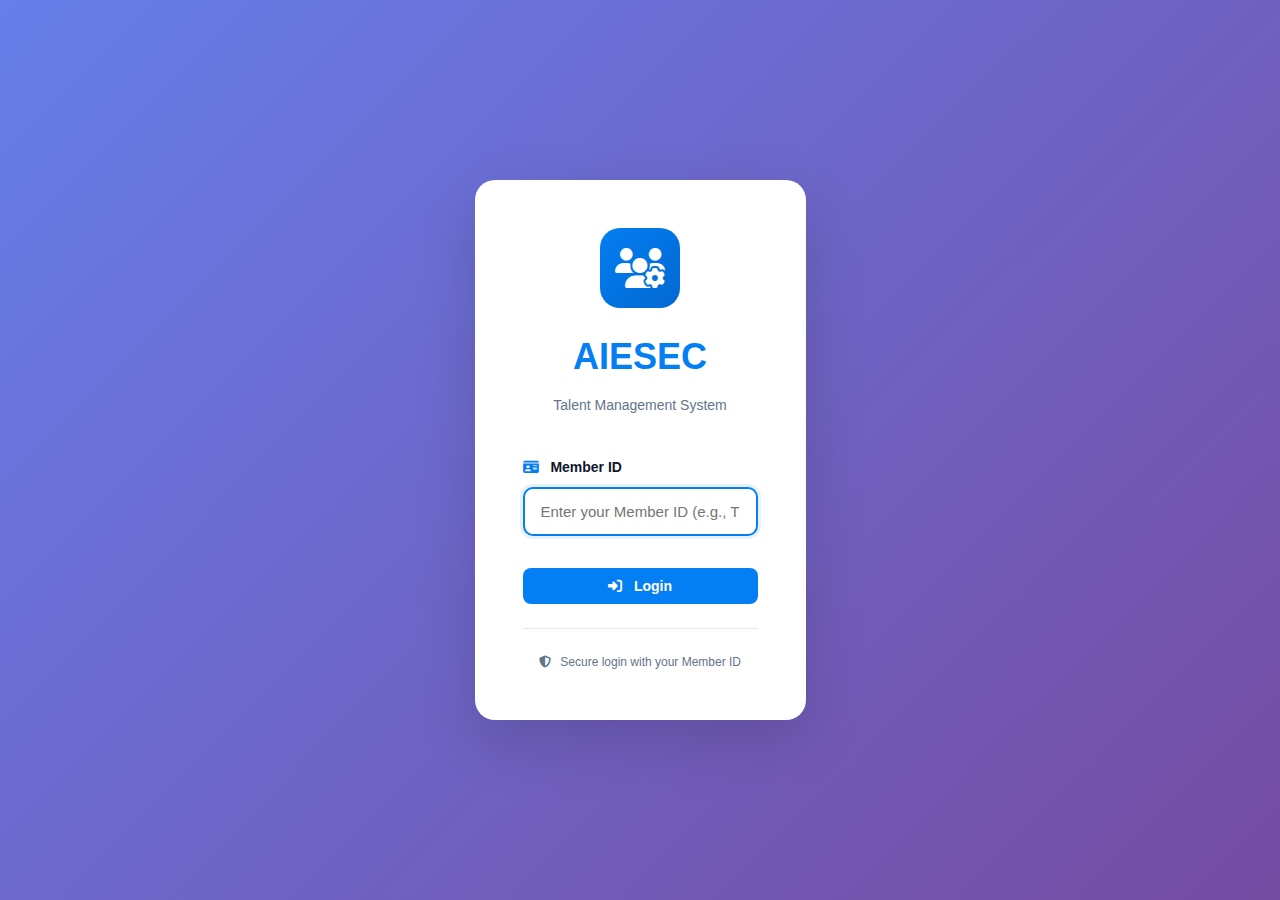
<file: index.html>
<!DOCTYPE html>
<html lang="en">
<head>
    <meta charset="UTF-8">
    <meta name="viewport" content="width=device-width, initial-scale=1.0">
    <title>AIESEC TM System - Login</title>
    <link rel="stylesheet" href="styles.css">
    <link rel="stylesheet" href="https://cdnjs.cloudflare.com/ajax/libs/font-awesome/6.4.0/css/all.min.css">
</head>
<body style="background: linear-gradient(135deg, #667eea 0%, #764ba2 100%); min-height: 100vh; display: flex; align-items: center; justify-content: center; padding: 20px;">
    <div class="login-card">
        <div class="logo">
            <div style="width: 80px; height: 80px; background: linear-gradient(135deg, #037ef3 0%, #0268d1 100%); border-radius: 20px; display: flex; align-items: center; justify-content: center; margin: 0 auto 20px;">
                <i class="fas fa-users-cog" style="font-size: 40px; color: white;"></i>
            </div>
            <h1>AIESEC</h1>
            <p>Talent Management System</p>
        </div>
        <form id="loginForm">
            <div class="form-group">
                <label for="memberId">
                    <i class="fas fa-id-card" style="margin-right: 8px; color: var(--primary-color);"></i>
                    Member ID
                </label>
                <input type="text" id="memberId" name="memberId" placeholder="Enter your Member ID (e.g., TM0001)" required autofocus>
            </div>
            <button type="submit" class="btn btn-primary" style="width: 100%; margin-top: 8px;">
                <i class="fas fa-sign-in-alt" style="margin-right: 8px;"></i>
                Login
            </button>
        </form>
        <div id="errorMessage" class="error-message"></div>
        <div style="margin-top: 24px; text-align: center; padding-top: 24px; border-top: 1px solid var(--border-color);">
            <p style="font-size: 12px; color: var(--text-secondary);">
                <i class="fas fa-shield-alt" style="margin-right: 6px;"></i>
                Secure login with your Member ID
            </p>
        </div>
    </div>
    <script src="config.js"></script>
    <script src="app.js"></script>
</body>
</html>
</file>
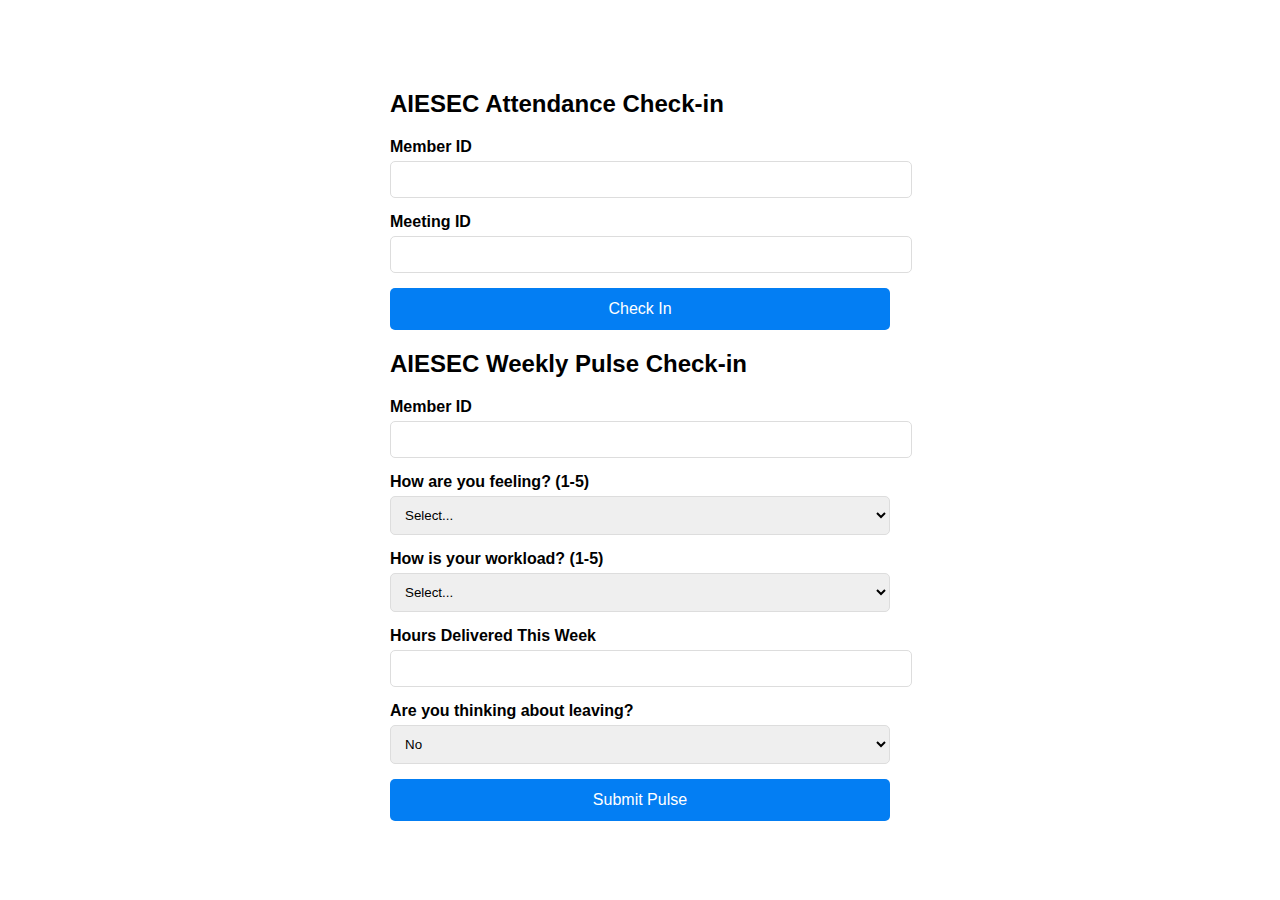
<file: 03_Apps_Script_HTML_Forms.html>
<!-- AttendanceForm.html - For Google Apps Script HTML Service -->
<!DOCTYPE html>
<html>
<head>
    <base target="_top">
    <style>
        body {
            font-family: Arial, sans-serif;
            max-width: 500px;
            margin: 50px auto;
            padding: 20px;
        }
        .form-group {
            margin-bottom: 15px;
        }
        label {
            display: block;
            margin-bottom: 5px;
            font-weight: bold;
        }
        input {
            width: 100%;
            padding: 10px;
            border: 1px solid #ddd;
            border-radius: 5px;
        }
        button {
            background: #037ef3;
            color: white;
            padding: 12px 24px;
            border: none;
            border-radius: 5px;
            cursor: pointer;
            width: 100%;
            font-size: 16px;
        }
        button:hover {
            background: #0268d1;
        }
        .success {
            color: green;
            margin-top: 15px;
        }
        .error {
            color: red;
            margin-top: 15px;
        }
    </style>
</head>
<body>
    <h2>AIESEC Attendance Check-in</h2>
    <div id="message"></div>
    <form id="attendanceForm">
        <div class="form-group">
            <label>Member ID</label>
            <input type="text" id="memberId" required>
        </div>
        <div class="form-group">
            <label>Meeting ID</label>
            <input type="text" id="meetingId" required>
        </div>
        <button type="submit">Check In</button>
    </form>

    <script>
        // Get meeting ID from URL parameter
        const urlParams = new URLSearchParams(window.location.search);
        const meetingId = urlParams.get('meeting');
        if (meetingId) {
            document.getElementById('meetingId').value = meetingId;
        }

        document.getElementById('attendanceForm').addEventListener('submit', function(e) {
            e.preventDefault();
            const memberId = document.getElementById('memberId').value.trim().toUpperCase();
            const meetingId = document.getElementById('meetingId').value.trim().toUpperCase();
            
            google.script.run
                .withSuccessHandler(function(result) {
                    const messageDiv = document.getElementById('message');
                    if (result.success) {
                        messageDiv.innerHTML = '<div class="success">' + result.message + '</div>';
                        document.getElementById('attendanceForm').reset();
                    } else {
                        messageDiv.innerHTML = '<div class="error">' + result.message + '</div>';
                    }
                })
                .withFailureHandler(function(error) {
                    document.getElementById('message').innerHTML = 
                        '<div class="error">Error: ' + error.message + '</div>';
                })
                .logAttendance(memberId, meetingId);
        });
    </script>
</body>
</html>

<!-- PulseForm.html - For Google Apps Script HTML Service -->
<!DOCTYPE html>
<html>
<head>
    <base target="_top">
    <style>
        body {
            font-family: Arial, sans-serif;
            max-width: 500px;
            margin: 50px auto;
            padding: 20px;
        }
        .form-group {
            margin-bottom: 15px;
        }
        label {
            display: block;
            margin-bottom: 5px;
            font-weight: bold;
        }
        input, select {
            width: 100%;
            padding: 10px;
            border: 1px solid #ddd;
            border-radius: 5px;
        }
        button {
            background: #037ef3;
            color: white;
            padding: 12px 24px;
            border: none;
            border-radius: 5px;
            cursor: pointer;
            width: 100%;
            font-size: 16px;
        }
        button:hover {
            background: #0268d1;
        }
        .success {
            color: green;
            margin-top: 15px;
        }
        .error {
            color: red;
            margin-top: 15px;
        }
    </style>
</head>
<body>
    <h2>AIESEC Weekly Pulse Check-in</h2>
    <div id="message"></div>
    <form id="pulseForm">
        <div class="form-group">
            <label>Member ID</label>
            <input type="text" id="memberId" required>
        </div>
        <div class="form-group">
            <label>How are you feeling? (1-5)</label>
            <select id="feeling" required>
                <option value="">Select...</option>
                <option value="1">1 - Very Poor</option>
                <option value="2">2 - Poor</option>
                <option value="3">3 - Neutral</option>
                <option value="4">4 - Good</option>
                <option value="5">5 - Excellent</option>
            </select>
        </div>
        <div class="form-group">
            <label>How is your workload? (1-5)</label>
            <select id="workload" required>
                <option value="">Select...</option>
                <option value="1">1 - Too Light</option>
                <option value="2">2 - Light</option>
                <option value="3">3 - Balanced</option>
                <option value="4">4 - Heavy</option>
                <option value="5">5 - Overwhelming</option>
            </select>
        </div>
        <div class="form-group">
            <label>Hours Delivered This Week</label>
            <input type="number" id="hours" min="0" step="0.5" required>
        </div>
        <div class="form-group">
            <label>Are you thinking about leaving?</label>
            <select id="thinkingLeaving" required>
                <option value="No">No</option>
                <option value="Yes">Yes</option>
            </select>
        </div>
        <button type="submit">Submit Pulse</button>
    </form>

    <script>
        // Get member ID from URL parameter
        const urlParams = new URLSearchParams(window.location.search);
        const memberId = urlParams.get('id');
        if (memberId) {
            document.getElementById('memberId').value = memberId;
        }

        document.getElementById('pulseForm').addEventListener('submit', function(e) {
            e.preventDefault();
            const memberId = document.getElementById('memberId').value.trim().toUpperCase();
            const feeling = document.getElementById('feeling').value;
            const workload = document.getElementById('workload').value;
            const hours = document.getElementById('hours').value;
            const thinkingLeaving = document.getElementById('thinkingLeaving').value;
            
            google.script.run
                .withSuccessHandler(function(result) {
                    const messageDiv = document.getElementById('message');
                    if (result.success) {
                        messageDiv.innerHTML = '<div class="success">' + result.message + '</div>';
                        document.getElementById('pulseForm').reset();
                    } else {
                        messageDiv.innerHTML = '<div class="error">' + result.message + '</div>';
                    }
                })
                .withFailureHandler(function(error) {
                    document.getElementById('message').innerHTML = 
                        '<div class="error">Error: ' + error.message + '</div>';
                })
                .submitPulse(memberId, feeling, workload, hours, thinkingLeaving);
        });
    </script>
</body>
</html>
</file>
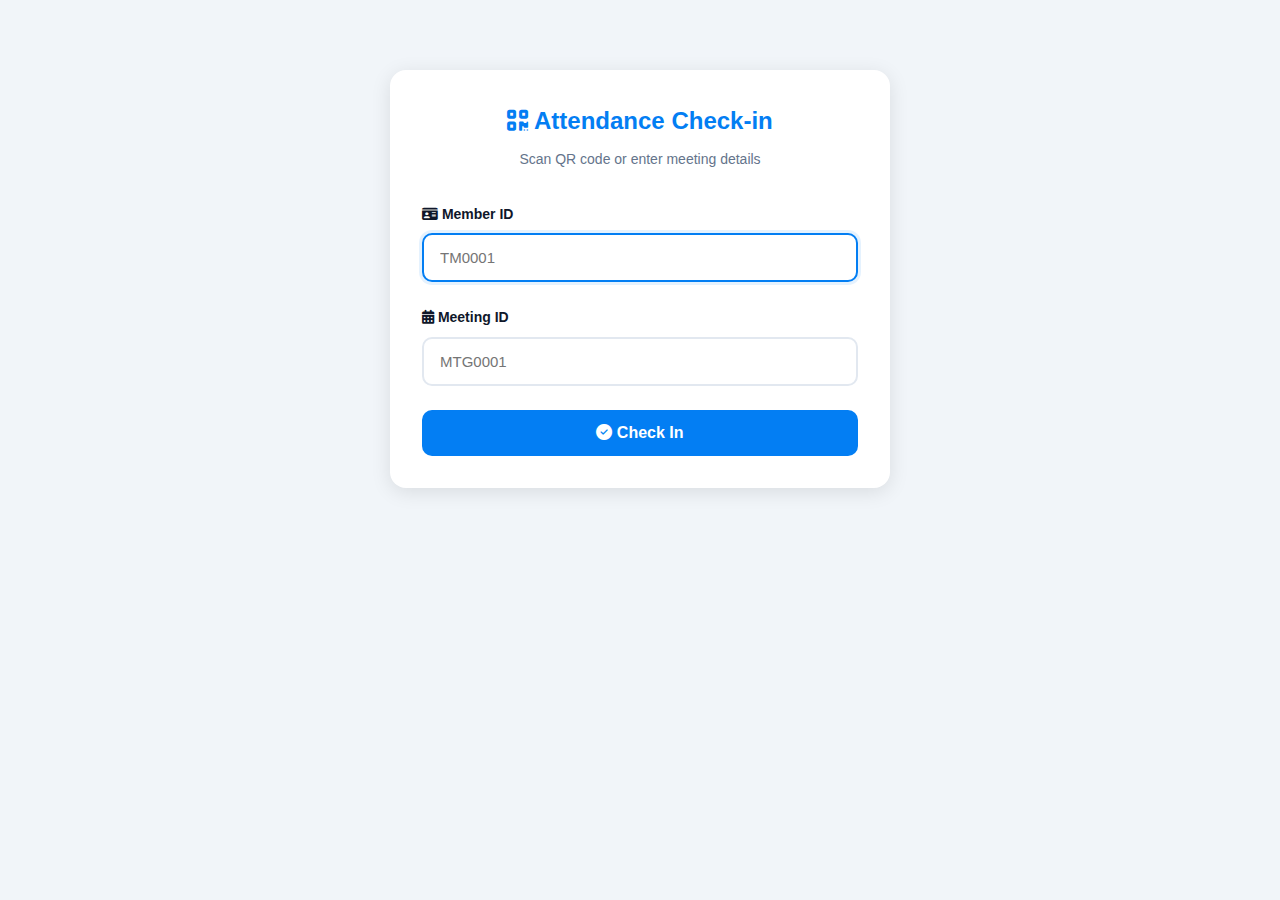
<file: attendance-form.html>
<!DOCTYPE html>
<html lang="en">
<head>
    <meta charset="UTF-8">
    <meta name="viewport" content="width=device-width, initial-scale=1.0">
    <title>Attendance Check-in</title>
    <link rel="stylesheet" href="styles.css">
    <link rel="stylesheet" href="https://cdnjs.cloudflare.com/ajax/libs/font-awesome/6.4.0/css/all.min.css">
    <style>
        body {
            background: #f1f5f9;
            padding: 20px;
            font-family: 'Inter', sans-serif;
        }
        .form-container {
            max-width: 500px;
            margin: 50px auto;
            background: white;
            border-radius: 16px;
            padding: 32px;
            box-shadow: 0 4px 20px rgba(0,0,0,0.1);
        }
        .form-header {
            text-align: center;
            margin-bottom: 32px;
        }
        .form-header h2 {
            color: var(--primary-color);
            margin-bottom: 8px;
        }
        .form-header p {
            color: var(--text-secondary);
            font-size: 14px;
        }
        .form-group {
            margin-bottom: 24px;
        }
        .form-group label {
            display: block;
            margin-bottom: 8px;
            font-weight: 600;
            color: var(--text-primary);
        }
        .form-group input {
            width: 100%;
            padding: 14px 16px;
            border: 2px solid var(--border-color);
            border-radius: 10px;
            font-size: 15px;
            transition: all 0.3s;
        }
        .form-group input:focus {
            outline: none;
            border-color: var(--primary-color);
            box-shadow: 0 0 0 3px rgba(3, 126, 243, 0.1);
        }
        .btn-submit {
            width: 100%;
            padding: 14px;
            background: var(--primary-color);
            color: white;
            border: none;
            border-radius: 10px;
            font-size: 16px;
            font-weight: 600;
            cursor: pointer;
            transition: all 0.3s;
        }
        .btn-submit:hover {
            background: var(--primary-dark);
            transform: translateY(-2px);
            box-shadow: 0 4px 12px rgba(3, 126, 243, 0.3);
        }
        .btn-submit:disabled {
            background: #ccc;
            cursor: not-allowed;
            transform: none;
        }
        .message {
            padding: 12px 16px;
            border-radius: 8px;
            margin-top: 16px;
            display: none;
        }
        .message.success {
            background: rgba(16, 185, 129, 0.1);
            color: var(--success-color);
            border: 1px solid rgba(16, 185, 129, 0.3);
        }
        .message.error {
            background: rgba(239, 68, 68, 0.1);
            color: var(--danger-color);
            border: 1px solid rgba(239, 68, 68, 0.3);
        }
        .message.show {
            display: block;
        }
    </style>
</head>
<body>
    <div class="form-container">
        <div class="form-header">
            <h2><i class="fas fa-qrcode"></i> Attendance Check-in</h2>
            <p>Scan QR code or enter meeting details</p>
        </div>
        <form id="attendanceForm">
            <div class="form-group">
                <label for="memberId">
                    <i class="fas fa-id-card"></i> Member ID
                </label>
                <input type="text" id="memberId" name="memberId" placeholder="TM0001" required autofocus>
            </div>
            <div class="form-group">
                <label for="meetingId">
                    <i class="fas fa-calendar-alt"></i> Meeting ID
                </label>
                <input type="text" id="meetingId" name="meetingId" placeholder="MTG0001" required>
            </div>
            <button type="submit" class="btn-submit" id="submitBtn">
                <i class="fas fa-check-circle"></i> Check In
            </button>
        </form>
        <div id="message" class="message"></div>
    </div>

    <script src="config.js"></script>
    <script>
        const APPS_SCRIPT_URL = window.APPS_SCRIPT_URL || 'https://script.google.com/macros/s/AKfycbyltRZHQhz4XV1Q010ZtZau3AB5H5jalNqFc3KFr90nnMNCOG_2K3YfbYrIMYgbdzLi/exec';
        
        // Get parameters from URL
        const urlParams = new URLSearchParams(window.location.search);
        const memberIdParam = urlParams.get('memberId');
        const meetingIdParam = urlParams.get('meeting');
        
        if (memberIdParam) {
            document.getElementById('memberId').value = memberIdParam.toUpperCase();
        }
        if (meetingIdParam) {
            document.getElementById('meetingId').value = meetingIdParam.toUpperCase();
        }

        document.getElementById('attendanceForm').addEventListener('submit', async function(e) {
            e.preventDefault();
            
            const memberId = document.getElementById('memberId').value.trim().toUpperCase();
            const meetingId = document.getElementById('meetingId').value.trim().toUpperCase();
            const submitBtn = document.getElementById('submitBtn');
            const messageDiv = document.getElementById('message');
            
            // Validate
            if (!memberId || !meetingId) {
                showMessage('Please fill in all fields', 'error');
                return;
            }
            
            // Disable button
            submitBtn.disabled = true;
            submitBtn.innerHTML = '<i class="fas fa-spinner fa-spin"></i> Processing...';
            
            try {
                // Call Apps Script function
                const response = await fetch(APPS_SCRIPT_URL + '?action=logAttendance&memberId=' + memberId + '&meetingId=' + meetingId);
                const result = await response.json();
                
                if (result.success) {
                    showMessage(result.message || 'Attendance logged successfully!', 'success');
                    // Reset form after 2 seconds
                    setTimeout(() => {
                        document.getElementById('attendanceForm').reset();
                        if (memberIdParam) {
                            document.getElementById('memberId').value = memberIdParam.toUpperCase();
                        }
                    }, 2000);
                } else {
                    showMessage(result.message || 'Error logging attendance', 'error');
                }
            } catch (error) {
                console.error('Error:', error);
                showMessage('Error connecting to server. Please try again.', 'error');
            } finally {
                submitBtn.disabled = false;
                submitBtn.innerHTML = '<i class="fas fa-check-circle"></i> Check In';
            }
        });

        function showMessage(text, type) {
            const messageDiv = document.getElementById('message');
            messageDiv.textContent = text;
            messageDiv.className = 'message ' + type + ' show';
            
            // Auto-hide after 5 seconds
            setTimeout(() => {
                messageDiv.classList.remove('show');
            }, 5000);
        }
    </script>
</body>
</html>
</file>
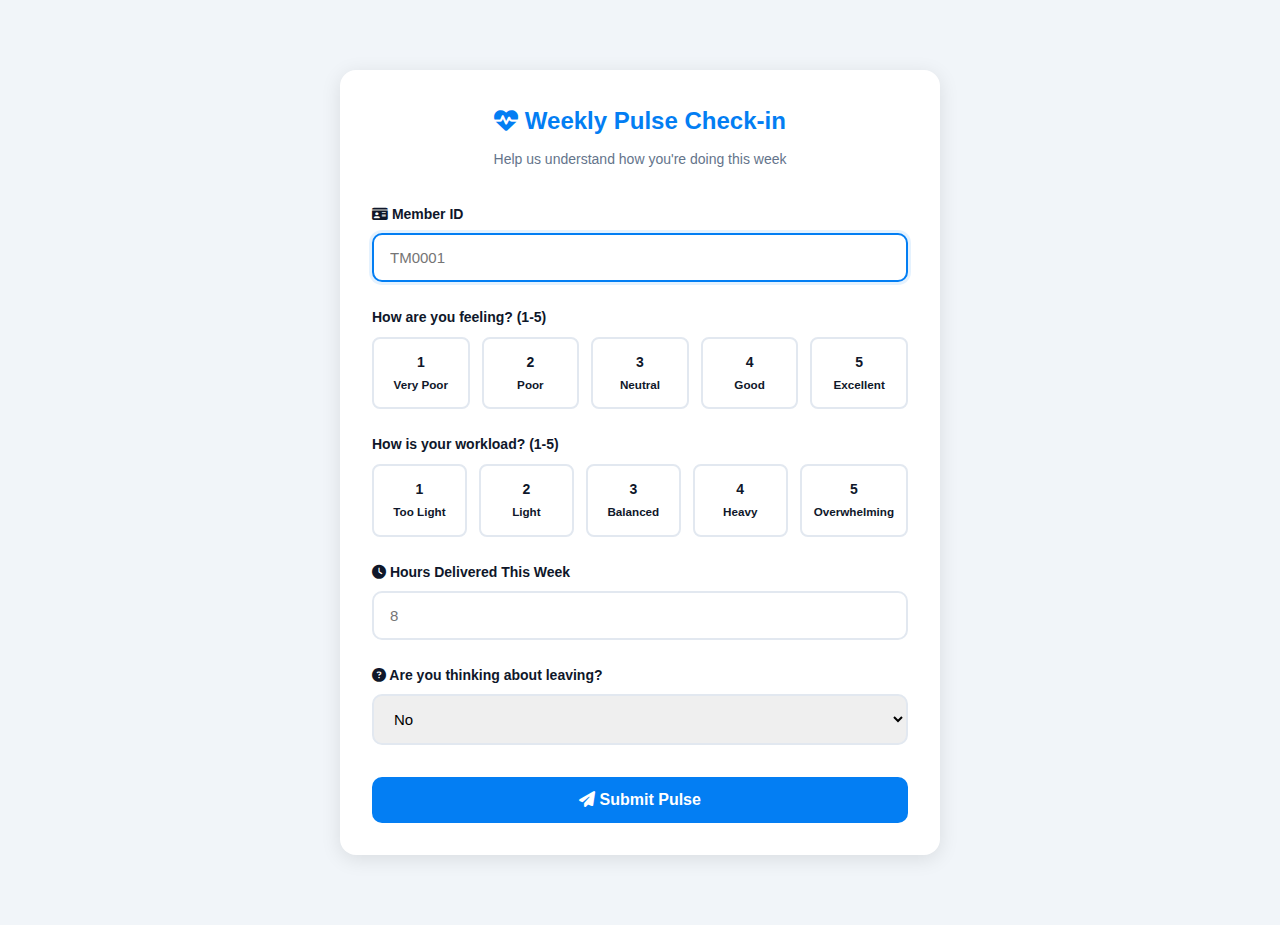
<file: pulse-form.html>
<!DOCTYPE html>
<html lang="en">
<head>
    <meta charset="UTF-8">
    <meta name="viewport" content="width=device-width, initial-scale=1.0">
    <title>Weekly Pulse Check-in</title>
    <link rel="stylesheet" href="styles.css">
    <link rel="stylesheet" href="https://cdnjs.cloudflare.com/ajax/libs/font-awesome/6.4.0/css/all.min.css">
    <style>
        body {
            background: #f1f5f9;
            padding: 20px;
            font-family: 'Inter', sans-serif;
        }
        .form-container {
            max-width: 600px;
            margin: 50px auto;
            background: white;
            border-radius: 16px;
            padding: 32px;
            box-shadow: 0 4px 20px rgba(0,0,0,0.1);
        }
        .form-header {
            text-align: center;
            margin-bottom: 32px;
        }
        .form-header h2 {
            color: var(--primary-color);
            margin-bottom: 8px;
        }
        .form-header p {
            color: var(--text-secondary);
            font-size: 14px;
        }
        .form-group {
            margin-bottom: 24px;
        }
        .form-group label {
            display: block;
            margin-bottom: 8px;
            font-weight: 600;
            color: var(--text-primary);
        }
        .form-group input,
        .form-group select {
            width: 100%;
            padding: 14px 16px;
            border: 2px solid var(--border-color);
            border-radius: 10px;
            font-size: 15px;
            transition: all 0.3s;
        }
        .form-group input:focus,
        .form-group select:focus {
            outline: none;
            border-color: var(--primary-color);
            box-shadow: 0 0 0 3px rgba(3, 126, 243, 0.1);
        }
        .rating-options {
            display: flex;
            gap: 12px;
            margin-top: 8px;
        }
        .rating-option {
            flex: 1;
            padding: 12px;
            border: 2px solid var(--border-color);
            border-radius: 8px;
            text-align: center;
            cursor: pointer;
            transition: all 0.3s;
        }
        .rating-option:hover {
            border-color: var(--primary-color);
            background: rgba(3, 126, 243, 0.05);
        }
        .rating-option.selected {
            border-color: var(--primary-color);
            background: rgba(3, 126, 243, 0.1);
        }
        .rating-option input {
            display: none;
        }
        .rating-option label {
            cursor: pointer;
            margin: 0;
            font-weight: 600;
            color: var(--text-primary);
        }
        .btn-submit {
            width: 100%;
            padding: 14px;
            background: var(--primary-color);
            color: white;
            border: none;
            border-radius: 10px;
            font-size: 16px;
            font-weight: 600;
            cursor: pointer;
            transition: all 0.3s;
            margin-top: 8px;
        }
        .btn-submit:hover {
            background: var(--primary-dark);
            transform: translateY(-2px);
            box-shadow: 0 4px 12px rgba(3, 126, 243, 0.3);
        }
        .btn-submit:disabled {
            background: #ccc;
            cursor: not-allowed;
            transform: none;
        }
        .message {
            padding: 12px 16px;
            border-radius: 8px;
            margin-top: 16px;
            display: none;
        }
        .message.success {
            background: rgba(16, 185, 129, 0.1);
            color: var(--success-color);
            border: 1px solid rgba(16, 185, 129, 0.3);
        }
        .message.error {
            background: rgba(239, 68, 68, 0.1);
            color: var(--danger-color);
            border: 1px solid rgba(239, 68, 68, 0.3);
        }
        .message.show {
            display: block;
        }
    </style>
</head>
<body>
    <div class="form-container">
        <div class="form-header">
            <h2><i class="fas fa-heartbeat"></i> Weekly Pulse Check-in</h2>
            <p>Help us understand how you're doing this week</p>
        </div>
        <form id="pulseForm">
            <div class="form-group">
                <label for="memberId">
                    <i class="fas fa-id-card"></i> Member ID
                </label>
                <input type="text" id="memberId" name="memberId" placeholder="TM0001" required autofocus>
            </div>
            
            <div class="form-group">
                <label>How are you feeling? (1-5)</label>
                <div class="rating-options" id="feelingOptions">
                    <div class="rating-option" onclick="selectRating('feeling', 1)">
                        <input type="radio" name="feeling" value="1" id="feeling1">
                        <label for="feeling1">1<br><small>Very Poor</small></label>
                    </div>
                    <div class="rating-option" onclick="selectRating('feeling', 2)">
                        <input type="radio" name="feeling" value="2" id="feeling2">
                        <label for="feeling2">2<br><small>Poor</small></label>
                    </div>
                    <div class="rating-option" onclick="selectRating('feeling', 3)">
                        <input type="radio" name="feeling" value="3" id="feeling3">
                        <label for="feeling3">3<br><small>Neutral</small></label>
                    </div>
                    <div class="rating-option" onclick="selectRating('feeling', 4)">
                        <input type="radio" name="feeling" value="4" id="feeling4">
                        <label for="feeling4">4<br><small>Good</small></label>
                    </div>
                    <div class="rating-option" onclick="selectRating('feeling', 5)">
                        <input type="radio" name="feeling" value="5" id="feeling5">
                        <label for="feeling5">5<br><small>Excellent</small></label>
                    </div>
                </div>
            </div>

            <div class="form-group">
                <label>How is your workload? (1-5)</label>
                <div class="rating-options" id="workloadOptions">
                    <div class="rating-option" onclick="selectRating('workload', 1)">
                        <input type="radio" name="workload" value="1" id="workload1">
                        <label for="workload1">1<br><small>Too Light</small></label>
                    </div>
                    <div class="rating-option" onclick="selectRating('workload', 2)">
                        <input type="radio" name="workload" value="2" id="workload2">
                        <label for="workload2">2<br><small>Light</small></label>
                    </div>
                    <div class="rating-option" onclick="selectRating('workload', 3)">
                        <input type="radio" name="workload" value="3" id="workload3">
                        <label for="workload3">3<br><small>Balanced</small></label>
                    </div>
                    <div class="rating-option" onclick="selectRating('workload', 4)">
                        <input type="radio" name="workload" value="4" id="workload4">
                        <label for="workload4">4<br><small>Heavy</small></label>
                    </div>
                    <div class="rating-option" onclick="selectRating('workload', 5)">
                        <input type="radio" name="workload" value="5" id="workload5">
                        <label for="workload5">5<br><small>Overwhelming</small></label>
                    </div>
                </div>
            </div>

            <div class="form-group">
                <label for="hours">
                    <i class="fas fa-clock"></i> Hours Delivered This Week
                </label>
                <input type="number" id="hours" name="hours" min="0" step="0.5" placeholder="8" required>
            </div>

            <div class="form-group">
                <label for="thinkingLeaving">
                    <i class="fas fa-question-circle"></i> Are you thinking about leaving?
                </label>
                <select id="thinkingLeaving" name="thinkingLeaving" required>
                    <option value="No">No</option>
                    <option value="Yes">Yes</option>
                </select>
            </div>

            <button type="submit" class="btn-submit" id="submitBtn">
                <i class="fas fa-paper-plane"></i> Submit Pulse
            </button>
        </form>
        <div id="message" class="message"></div>
    </div>

    <script src="config.js"></script>
    <script>
        const APPS_SCRIPT_URL = window.APPS_SCRIPT_URL || 'https://script.google.com/macros/s/AKfycbyltRZHQhz4XV1Q010ZtZau3AB5H5jalNqFc3KFr90nnMNCOG_2K3YfbYrIMYgbdzLi/exec';
        
        // Get member ID from URL
        const urlParams = new URLSearchParams(window.location.search);
        const memberIdParam = urlParams.get('id') || urlParams.get('memberId');
        
        if (memberIdParam) {
            document.getElementById('memberId').value = memberIdParam.toUpperCase();
        }

        function selectRating(type, value) {
            // Remove selected class from all options
            const options = document.querySelectorAll(`#${type}Options .rating-option`);
            options.forEach(opt => opt.classList.remove('selected'));
            
            // Add selected class to clicked option
            event.currentTarget.classList.add('selected');
            
            // Set radio button
            document.getElementById(type + value).checked = true;
        }

        document.getElementById('pulseForm').addEventListener('submit', async function(e) {
            e.preventDefault();
            
            const memberId = document.getElementById('memberId').value.trim().toUpperCase();
            const feeling = document.querySelector('input[name="feeling"]:checked')?.value;
            const workload = document.querySelector('input[name="workload"]:checked')?.value;
            const hours = document.getElementById('hours').value;
            const thinkingLeaving = document.getElementById('thinkingLeaving').value;
            const submitBtn = document.getElementById('submitBtn');
            const messageDiv = document.getElementById('message');
            
            // Validate
            if (!memberId || !feeling || !workload || !hours) {
                showMessage('Please fill in all fields', 'error');
                return;
            }
            
            // Disable button
            submitBtn.disabled = true;
            submitBtn.innerHTML = '<i class="fas fa-spinner fa-spin"></i> Submitting...';
            
            try {
                // Call Apps Script function
                const response = await fetch(APPS_SCRIPT_URL + '?action=submitPulse&memberId=' + memberId + 
                    '&feeling=' + feeling + '&workload=' + workload + '&hours=' + hours + '&thinkingLeaving=' + thinkingLeaving);
                const result = await response.json();
                
                if (result.success) {
                    showMessage(result.message || 'Pulse submitted successfully!', 'success');
                    // Reset form after 2 seconds
                    setTimeout(() => {
                        document.getElementById('pulseForm').reset();
                        if (memberIdParam) {
                            document.getElementById('memberId').value = memberIdParam.toUpperCase();
                        }
                        // Reset selected classes
                        document.querySelectorAll('.rating-option').forEach(opt => opt.classList.remove('selected'));
                    }, 2000);
                } else {
                    showMessage(result.message || 'Error submitting pulse', 'error');
                }
            } catch (error) {
                console.error('Error:', error);
                showMessage('Error connecting to server. Please try again.', 'error');
            } finally {
                submitBtn.disabled = false;
                submitBtn.innerHTML = '<i class="fas fa-paper-plane"></i> Submit Pulse';
            }
        });

        function showMessage(text, type) {
            const messageDiv = document.getElementById('message');
            messageDiv.textContent = text;
            messageDiv.className = 'message ' + type + ' show';
            
            // Auto-hide after 5 seconds
            setTimeout(() => {
                messageDiv.classList.remove('show');
            }, 5000);
        }
    </script>
</body>
</html>
</file>
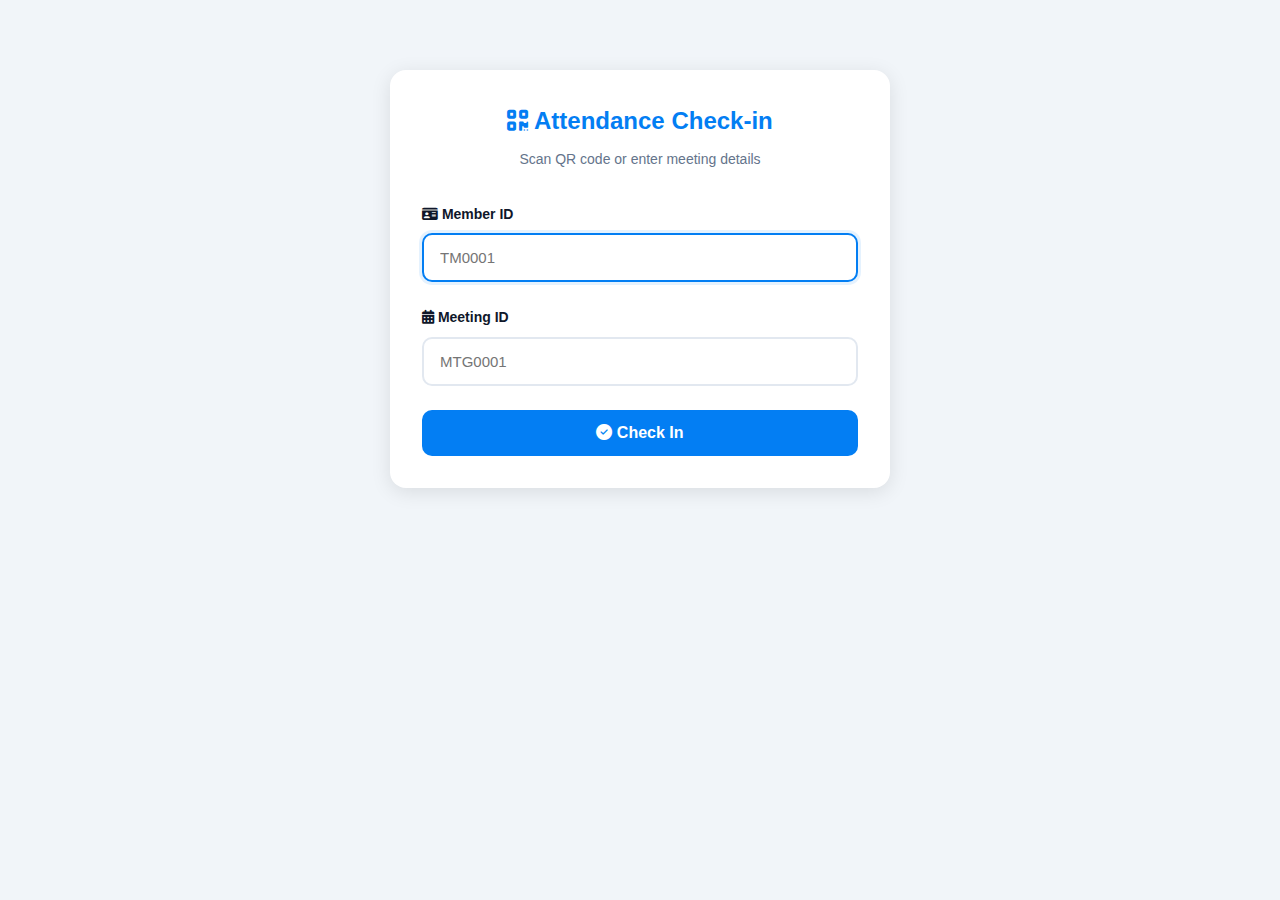
<file: web/attendance-form.html>
<!DOCTYPE html>
<html lang="en">
<head>
    <meta charset="UTF-8">
    <meta name="viewport" content="width=device-width, initial-scale=1.0">
    <title>Attendance Check-in</title>
    <link rel="stylesheet" href="styles.css">
    <link rel="stylesheet" href="https://cdnjs.cloudflare.com/ajax/libs/font-awesome/6.4.0/css/all.min.css">
    <style>
        body {
            background: #f1f5f9;
            padding: 20px;
            font-family: 'Inter', sans-serif;
        }
        .form-container {
            max-width: 500px;
            margin: 50px auto;
            background: white;
            border-radius: 16px;
            padding: 32px;
            box-shadow: 0 4px 20px rgba(0,0,0,0.1);
        }
        .form-header {
            text-align: center;
            margin-bottom: 32px;
        }
        .form-header h2 {
            color: var(--primary-color);
            margin-bottom: 8px;
        }
        .form-header p {
            color: var(--text-secondary);
            font-size: 14px;
        }
        .form-group {
            margin-bottom: 24px;
        }
        .form-group label {
            display: block;
            margin-bottom: 8px;
            font-weight: 600;
            color: var(--text-primary);
        }
        .form-group input {
            width: 100%;
            padding: 14px 16px;
            border: 2px solid var(--border-color);
            border-radius: 10px;
            font-size: 15px;
            transition: all 0.3s;
        }
        .form-group input:focus {
            outline: none;
            border-color: var(--primary-color);
            box-shadow: 0 0 0 3px rgba(3, 126, 243, 0.1);
        }
        .btn-submit {
            width: 100%;
            padding: 14px;
            background: var(--primary-color);
            color: white;
            border: none;
            border-radius: 10px;
            font-size: 16px;
            font-weight: 600;
            cursor: pointer;
            transition: all 0.3s;
        }
        .btn-submit:hover {
            background: var(--primary-dark);
            transform: translateY(-2px);
            box-shadow: 0 4px 12px rgba(3, 126, 243, 0.3);
        }
        .btn-submit:disabled {
            background: #ccc;
            cursor: not-allowed;
            transform: none;
        }
        .message {
            padding: 12px 16px;
            border-radius: 8px;
            margin-top: 16px;
            display: none;
        }
        .message.success {
            background: rgba(16, 185, 129, 0.1);
            color: var(--success-color);
            border: 1px solid rgba(16, 185, 129, 0.3);
        }
        .message.error {
            background: rgba(239, 68, 68, 0.1);
            color: var(--danger-color);
            border: 1px solid rgba(239, 68, 68, 0.3);
        }
        .message.show {
            display: block;
        }
    </style>
</head>
<body>
    <div class="form-container">
        <div class="form-header">
            <h2><i class="fas fa-qrcode"></i> Attendance Check-in</h2>
            <p>Scan QR code or enter meeting details</p>
        </div>
        <form id="attendanceForm">
            <div class="form-group">
                <label for="memberId">
                    <i class="fas fa-id-card"></i> Member ID
                </label>
                <input type="text" id="memberId" name="memberId" placeholder="TM0001" required autofocus>
            </div>
            <div class="form-group">
                <label for="meetingId">
                    <i class="fas fa-calendar-alt"></i> Meeting ID
                </label>
                <input type="text" id="meetingId" name="meetingId" placeholder="MTG0001" required>
            </div>
            <button type="submit" class="btn-submit" id="submitBtn">
                <i class="fas fa-check-circle"></i> Check In
            </button>
        </form>
        <div id="message" class="message"></div>
    </div>

    <script src="config.js"></script>
    <script>
        const APPS_SCRIPT_URL = window.APPS_SCRIPT_URL || 'https://script.google.com/macros/s/AKfycbyltRZHQhz4XV1Q010ZtZau3AB5H5jalNqFc3KFr90nnMNCOG_2K3YfbYrIMYgbdzLi/exec';
        
        // Get parameters from URL
        const urlParams = new URLSearchParams(window.location.search);
        const memberIdParam = urlParams.get('memberId');
        const meetingIdParam = urlParams.get('meeting');
        
        if (memberIdParam) {
            document.getElementById('memberId').value = memberIdParam.toUpperCase();
        }
        if (meetingIdParam) {
            document.getElementById('meetingId').value = meetingIdParam.toUpperCase();
        }

        document.getElementById('attendanceForm').addEventListener('submit', async function(e) {
            e.preventDefault();
            
            const memberId = document.getElementById('memberId').value.trim().toUpperCase();
            const meetingId = document.getElementById('meetingId').value.trim().toUpperCase();
            const submitBtn = document.getElementById('submitBtn');
            const messageDiv = document.getElementById('message');
            
            // Validate
            if (!memberId || !meetingId) {
                showMessage('Please fill in all fields', 'error');
                return;
            }
            
            // Disable button
            submitBtn.disabled = true;
            submitBtn.innerHTML = '<i class="fas fa-spinner fa-spin"></i> Processing...';
            
            try {
                // Call Apps Script function
                const response = await fetch(APPS_SCRIPT_URL + '?action=logAttendance&memberId=' + memberId + '&meetingId=' + meetingId);
                const result = await response.json();
                
                if (result.success) {
                    showMessage(result.message || 'Attendance logged successfully!', 'success');
                    // Reset form after 2 seconds
                    setTimeout(() => {
                        document.getElementById('attendanceForm').reset();
                        if (memberIdParam) {
                            document.getElementById('memberId').value = memberIdParam.toUpperCase();
                        }
                    }, 2000);
                } else {
                    showMessage(result.message || 'Error logging attendance', 'error');
                }
            } catch (error) {
                console.error('Error:', error);
                showMessage('Error connecting to server. Please try again.', 'error');
            } finally {
                submitBtn.disabled = false;
                submitBtn.innerHTML = '<i class="fas fa-check-circle"></i> Check In';
            }
        });

        function showMessage(text, type) {
            const messageDiv = document.getElementById('message');
            messageDiv.textContent = text;
            messageDiv.className = 'message ' + type + ' show';
            
            // Auto-hide after 5 seconds
            setTimeout(() => {
                messageDiv.classList.remove('show');
            }, 5000);
        }
    </script>
</body>
</html>
</file>
<file: styles.css>
/* AIESEC TM System - Modern Styles */

* {
    margin: 0;
    padding: 0;
    box-sizing: border-box;
}

:root {
    --primary-color: #037ef3;
    --primary-dark: #0268d1;
    --secondary-color: #f85a40;
    --success-color: #10b981;
    --warning-color: #fbbf24;
    --danger-color: #ef4444;
    --info-color: #3b82f6;
    --dark-color: #1e293b;
    --dark-light: #334155;
    --light-color: #f8fafc;
    --border-color: #e2e8f0;
    --text-primary: #0f172a;
    --text-secondary: #64748b;
    --sidebar-width: 260px;
    --sidebar-collapsed: 80px;
}

body {
    font-family: 'Inter', 'Segoe UI', -apple-system, BlinkMacSystemFont, sans-serif;
    background: #f1f5f9;
    color: var(--text-primary);
    line-height: 1.6;
    overflow-x: hidden;
}

/* Dashboard Layout */
.dashboard-wrapper {
    display: flex;
    min-height: 100vh;
}

/* Sidebar */
.sidebar {
    width: var(--sidebar-width);
    background: linear-gradient(180deg, #1e293b 0%, #0f172a 100%);
    color: white;
    position: fixed;
    height: 100vh;
    left: 0;
    top: 0;
    display: flex;
    flex-direction: column;
    box-shadow: 4px 0 20px rgba(0,0,0,0.1);
    z-index: 1000;
    transition: width 0.3s ease;
}

.sidebar-header {
    padding: 24px 20px;
    border-bottom: 1px solid rgba(255,255,255,0.1);
}

.logo-container {
    display: flex;
    align-items: center;
    gap: 12px;
}

.logo-container i {
    font-size: 28px;
    color: var(--primary-color);
}

.logo-container h2 {
    font-size: 20px;
    font-weight: 700;
    color: white;
}

.sidebar-nav {
    flex: 1;
    padding: 20px 0;
    overflow-y: auto;
}

.nav-item {
    display: flex;
    align-items: center;
    gap: 12px;
    padding: 14px 20px;
    color: rgba(255,255,255,0.7);
    text-decoration: none;
    transition: all 0.3s;
    border-left: 3px solid transparent;
}

.nav-item:hover {
    background: rgba(255,255,255,0.05);
    color: white;
}

.nav-item.active {
    background: rgba(3, 126, 243, 0.15);
    color: white;
    border-left-color: var(--primary-color);
}

.nav-item i {
    font-size: 18px;
    width: 24px;
    text-align: center;
}

.sidebar-footer {
    padding: 20px;
    border-top: 1px solid rgba(255,255,255,0.1);
}

.btn-logout {
    width: 100%;
    padding: 12px;
    background: rgba(239, 68, 68, 0.1);
    border: 1px solid rgba(239, 68, 68, 0.3);
    border-radius: 8px;
    color: #ef4444;
    cursor: pointer;
    display: flex;
    align-items: center;
    gap: 10px;
    font-size: 14px;
    font-weight: 600;
    transition: all 0.3s;
}

.btn-logout:hover {
    background: rgba(239, 68, 68, 0.2);
    transform: translateY(-2px);
}

/* Main Content */
.main-content {
    margin-left: var(--sidebar-width);
    flex: 1;
    padding: 0;
    min-height: 100vh;
}

/* Top Bar */
.top-bar {
    background: white;
    padding: 24px 32px;
    border-bottom: 1px solid var(--border-color);
    display: flex;
    justify-content: space-between;
    align-items: center;
    box-shadow: 0 1px 3px rgba(0,0,0,0.05);
    position: sticky;
    top: 0;
    z-index: 100;
}

.top-bar-left h1 {
    font-size: 28px;
    font-weight: 700;
    color: var(--text-primary);
    margin-bottom: 4px;
    display: flex;
    align-items: center;
    gap: 12px;
}

.top-bar-left h1 i {
    color: var(--primary-color);
}

.subtitle {
    color: var(--text-secondary);
    font-size: 14px;
}

.user-info {
    display: flex;
    align-items: center;
    gap: 12px;
    padding: 8px 16px;
    background: var(--light-color);
    border-radius: 8px;
}

.user-info i {
    font-size: 24px;
    color: var(--primary-color);
}

/* Stats Grid */
.stats-grid {
    display: grid;
    grid-template-columns: repeat(auto-fit, minmax(240px, 1fr));
    gap: 24px;
    padding: 32px;
}

.stat-card {
    background: white;
    border-radius: 16px;
    padding: 24px;
    display: flex;
    gap: 20px;
    box-shadow: 0 1px 3px rgba(0,0,0,0.1);
    transition: all 0.3s;
    border-left: 4px solid;
}

.stat-card:hover {
    transform: translateY(-4px);
    box-shadow: 0 8px 24px rgba(0,0,0,0.12);
}

.stat-card.stat-primary { border-left-color: var(--primary-color); }
.stat-card.stat-success { border-left-color: var(--success-color); }
.stat-card.stat-warning { border-left-color: var(--warning-color); }
.stat-card.stat-danger { border-left-color: var(--danger-color); }
.stat-card.stat-info { border-left-color: var(--info-color); }

.stat-icon {
    width: 60px;
    height: 60px;
    border-radius: 12px;
    display: flex;
    align-items: center;
    justify-content: center;
    font-size: 24px;
    flex-shrink: 0;
}

.stat-primary .stat-icon {
    background: rgba(3, 126, 243, 0.1);
    color: var(--primary-color);
}

.stat-success .stat-icon {
    background: rgba(16, 185, 129, 0.1);
    color: var(--success-color);
}

.stat-warning .stat-icon {
    background: rgba(251, 191, 36, 0.1);
    color: var(--warning-color);
}

.stat-danger .stat-icon {
    background: rgba(239, 68, 68, 0.1);
    color: var(--danger-color);
}

.stat-info .stat-icon {
    background: rgba(59, 130, 246, 0.1);
    color: var(--info-color);
}

.stat-content {
    flex: 1;
}

.stat-content h3 {
    font-size: 14px;
    color: var(--text-secondary);
    margin-bottom: 8px;
    font-weight: 500;
}

.stat-value {
    font-size: 32px;
    font-weight: 700;
    color: var(--text-primary);
    margin-bottom: 8px;
}

.stat-change {
    font-size: 12px;
    display: flex;
    align-items: center;
    gap: 4px;
}

.stat-change.positive {
    color: var(--success-color);
}

.stat-change.negative {
    color: var(--danger-color);
}

/* Charts Row */
.charts-row {
    display: grid;
    grid-template-columns: repeat(auto-fit, minmax(500px, 1fr));
    gap: 24px;
    padding: 0 32px 32px;
}

.chart-card {
    background: white;
    border-radius: 16px;
    padding: 24px;
    box-shadow: 0 1px 3px rgba(0,0,0,0.1);
}

.chart-header {
    display: flex;
    justify-content: space-between;
    align-items: center;
    margin-bottom: 24px;
    padding-bottom: 16px;
    border-bottom: 1px solid var(--border-color);
}

.chart-header h3 {
    font-size: 18px;
    font-weight: 600;
    color: var(--text-primary);
    display: flex;
    align-items: center;
    gap: 8px;
}

.chart-header h3 i {
    color: var(--primary-color);
}

.chart-legend {
    display: flex;
    gap: 16px;
}

.legend-item {
    display: flex;
    align-items: center;
    gap: 6px;
    font-size: 12px;
    color: var(--text-secondary);
}

.legend-color {
    width: 12px;
    height: 12px;
    border-radius: 3px;
}

.chart-body {
    height: 300px;
    position: relative;
}

/* Section Cards */
.section-card {
    background: white;
    border-radius: 16px;
    padding: 24px;
    margin: 0 32px 32px;
    box-shadow: 0 1px 3px rgba(0,0,0,0.1);
}

.section-header {
    display: flex;
    justify-content: space-between;
    align-items: center;
    margin-bottom: 20px;
    padding-bottom: 16px;
    border-bottom: 1px solid var(--border-color);
}

.section-header h2 {
    font-size: 20px;
    font-weight: 600;
    color: var(--text-primary);
    display: flex;
    align-items: center;
    gap: 10px;
}

.section-header h2 i {
    color: var(--primary-color);
}

.btn-icon {
    width: 36px;
    height: 36px;
    border-radius: 8px;
    border: 1px solid var(--border-color);
    background: white;
    color: var(--text-secondary);
    cursor: pointer;
    display: flex;
    align-items: center;
    justify-content: center;
    transition: all 0.3s;
}

.btn-icon:hover {
    background: var(--light-color);
    color: var(--primary-color);
    border-color: var(--primary-color);
}

/* Modern Table */
.table-wrapper {
    overflow-x: auto;
}

.modern-table {
    width: 100%;
    border-collapse: collapse;
}

.modern-table thead {
    background: var(--light-color);
}

.modern-table th {
    padding: 12px 16px;
    text-align: left;
    font-size: 12px;
    font-weight: 600;
    color: var(--text-secondary);
    text-transform: uppercase;
    letter-spacing: 0.5px;
}

.modern-table td {
    padding: 16px;
    border-bottom: 1px solid var(--border-color);
    color: var(--text-primary);
}

.modern-table tbody tr:hover {
    background: var(--light-color);
}

.loading-cell, .empty-cell, .error-cell {
    text-align: center;
    padding: 40px !important;
    color: var(--text-secondary);
}

.loading-cell i {
    margin-right: 8px;
    color: var(--primary-color);
}

.error-cell {
    color: var(--danger-color);
}

/* Badges */
.badge {
    padding: 4px 12px;
    border-radius: 12px;
    font-size: 12px;
    font-weight: 600;
    display: inline-block;
}

.badge-success {
    background: rgba(16, 185, 129, 0.1);
    color: var(--success-color);
}

.badge-warning {
    background: rgba(251, 191, 36, 0.1);
    color: #d97706;
}

.badge-danger {
    background: rgba(239, 68, 68, 0.1);
    color: var(--danger-color);
}

.badge-info {
    background: rgba(59, 130, 246, 0.1);
    color: var(--info-color);
}

.status-badge {
    display: inline-flex;
    align-items: center;
    gap: 6px;
    padding: 4px 12px;
    border-radius: 12px;
    font-size: 12px;
    font-weight: 600;
}

.status-success {
    background: rgba(16, 185, 129, 0.1);
    color: var(--success-color);
}

.status-warning {
    background: rgba(251, 191, 36, 0.1);
    color: #d97706;
}

.status-danger {
    background: rgba(239, 68, 68, 0.1);
    color: var(--danger-color);
}

/* At-Risk Grid */
.at-risk-grid {
    display: grid;
    grid-template-columns: repeat(auto-fill, minmax(300px, 1fr));
    gap: 20px;
}

.at-risk-card {
    background: linear-gradient(135deg, #fff5f5 0%, #ffe5e5 100%);
    border: 1px solid rgba(239, 68, 68, 0.2);
    border-radius: 12px;
    padding: 20px;
    transition: all 0.3s;
}

.at-risk-card:hover {
    transform: translateY(-4px);
    box-shadow: 0 8px 24px rgba(239, 68, 68, 0.15);
}

.at-risk-header {
    display: flex;
    gap: 12px;
    margin-bottom: 16px;
}

.at-risk-avatar {
    width: 48px;
    height: 48px;
    border-radius: 12px;
    background: rgba(239, 68, 68, 0.1);
    display: flex;
    align-items: center;
    justify-content: center;
    color: var(--danger-color);
    font-size: 20px;
}

.at-risk-info h4 {
    font-size: 16px;
    font-weight: 600;
    color: var(--text-primary);
    margin-bottom: 4px;
}

.at-risk-info p {
    font-size: 12px;
    color: var(--text-secondary);
}

.at-risk-metrics {
    display: flex;
    gap: 16px;
    margin-bottom: 16px;
    padding: 12px;
    background: white;
    border-radius: 8px;
}

.metric {
    flex: 1;
    text-align: center;
}

.metric-label {
    display: block;
    font-size: 11px;
    color: var(--text-secondary);
    margin-bottom: 4px;
    text-transform: uppercase;
    letter-spacing: 0.5px;
}

.metric-value {
    display: block;
    font-size: 18px;
    font-weight: 700;
}

.metric-value.danger {
    color: var(--danger-color);
}

.empty-state {
    text-align: center;
    padding: 60px 20px;
    color: var(--text-secondary);
}

.empty-state i {
    font-size: 48px;
    color: var(--success-color);
    margin-bottom: 16px;
}

.empty-state p {
    font-size: 16px;
}

/* Buttons */
.btn {
    padding: 10px 20px;
    border: none;
    border-radius: 8px;
    font-size: 14px;
    font-weight: 600;
    cursor: pointer;
    transition: all 0.3s;
    text-decoration: none;
    display: inline-block;
    text-align: center;
}

.btn-primary {
    background: var(--primary-color);
    color: white;
}

.btn-primary:hover {
    background: var(--primary-dark);
    transform: translateY(-2px);
    box-shadow: 0 4px 12px rgba(3, 126, 243, 0.3);
}

.btn-small {
    padding: 6px 12px;
    font-size: 12px;
}

.btn-secondary {
    background: #64748b;
    color: white;
}

.btn-secondary:hover {
    background: #475569;
}

/* Login Page */
.login-card {
    background: white;
    border-radius: 20px;
    padding: 48px;
    max-width: 440px;
    margin: 100px auto;
    box-shadow: 0 20px 60px rgba(0,0,0,0.15);
}

.logo {
    text-align: center;
    margin-bottom: 40px;
}

.logo h1 {
    color: var(--primary-color);
    font-size: 36px;
    margin-bottom: 8px;
    font-weight: 700;
}

.logo p {
    color: var(--text-secondary);
    font-size: 14px;
}

.form-group {
    margin-bottom: 24px;
}

.form-group label {
    display: block;
    margin-bottom: 8px;
    font-weight: 600;
    color: var(--text-primary);
    font-size: 14px;
}

.form-group input {
    width: 100%;
    padding: 14px 16px;
    border: 2px solid var(--border-color);
    border-radius: 10px;
    font-size: 15px;
    transition: all 0.3s;
    background: white;
}

.form-group input:focus {
    outline: none;
    border-color: var(--primary-color);
    box-shadow: 0 0 0 3px rgba(3, 126, 243, 0.1);
}

.error-message {
    color: var(--danger-color);
    margin-top: 16px;
    padding: 12px;
    background: rgba(239, 68, 68, 0.1);
    border-radius: 8px;
    display: none;
    font-size: 14px;
}

.error-message.show {
    display: block;
}

/* Responsive */
@media (max-width: 1024px) {
    .charts-row {
        grid-template-columns: 1fr;
    }
    
    .stats-grid {
        grid-template-columns: repeat(2, 1fr);
    }
}

@media (max-width: 768px) {
    .sidebar {
        width: var(--sidebar-collapsed);
    }
    
    .main-content {
        margin-left: var(--sidebar-collapsed);
    }
    
    .sidebar-nav span {
        display: none;
    }
    
    .stats-grid {
        grid-template-columns: 1fr;
        padding: 20px;
    }
    
    .charts-row {
        padding: 0 20px 20px;
    }
    
    .section-card {
        margin: 0 20px 20px;
    }
    
    .top-bar {
        padding: 16px 20px;
    }
    
    .top-bar-left h1 {
        font-size: 20px;
    }
}

/* Loading Animation */
@keyframes spin {
    to { transform: rotate(360deg); }
}

.fa-spinner {
    animation: spin 1s linear infinite;
}

/* Scrollbar Styling */
::-webkit-scrollbar {
    width: 8px;
    height: 8px;
}

::-webkit-scrollbar-track {
    background: var(--light-color);
}

::-webkit-scrollbar-thumb {
    background: var(--border-color);
    border-radius: 4px;
}

::-webkit-scrollbar-thumb:hover {
    background: var(--text-secondary);
}
</file>
<file: web/styles.css>
/* AIESEC TM System - Modern Styles */

* {
    margin: 0;
    padding: 0;
    box-sizing: border-box;
}

:root {
    --primary-color: #037ef3;
    --primary-dark: #0268d1;
    --secondary-color: #f85a40;
    --success-color: #10b981;
    --warning-color: #fbbf24;
    --danger-color: #ef4444;
    --info-color: #3b82f6;
    --dark-color: #1e293b;
    --dark-light: #334155;
    --light-color: #f8fafc;
    --border-color: #e2e8f0;
    --text-primary: #0f172a;
    --text-secondary: #64748b;
    --sidebar-width: 260px;
    --sidebar-collapsed: 80px;
}

body {
    font-family: 'Inter', 'Segoe UI', -apple-system, BlinkMacSystemFont, sans-serif;
    background: #f1f5f9;
    color: var(--text-primary);
    line-height: 1.6;
    overflow-x: hidden;
}

/* Dashboard Layout */
.dashboard-wrapper {
    display: flex;
    min-height: 100vh;
}

/* Sidebar */
.sidebar {
    width: var(--sidebar-width);
    background: linear-gradient(180deg, #1e293b 0%, #0f172a 100%);
    color: white;
    position: fixed;
    height: 100vh;
    left: 0;
    top: 0;
    display: flex;
    flex-direction: column;
    box-shadow: 4px 0 20px rgba(0,0,0,0.1);
    z-index: 1000;
    transition: width 0.3s ease;
}

.sidebar-header {
    padding: 24px 20px;
    border-bottom: 1px solid rgba(255,255,255,0.1);
}

.logo-container {
    display: flex;
    align-items: center;
    gap: 12px;
}

.logo-container i {
    font-size: 28px;
    color: var(--primary-color);
}

.logo-container h2 {
    font-size: 20px;
    font-weight: 700;
    color: white;
}

.sidebar-nav {
    flex: 1;
    padding: 20px 0;
    overflow-y: auto;
}

.nav-item {
    display: flex;
    align-items: center;
    gap: 12px;
    padding: 14px 20px;
    color: rgba(255,255,255,0.7);
    text-decoration: none;
    transition: all 0.3s;
    border-left: 3px solid transparent;
}

.nav-item:hover {
    background: rgba(255,255,255,0.05);
    color: white;
}

.nav-item.active {
    background: rgba(3, 126, 243, 0.15);
    color: white;
    border-left-color: var(--primary-color);
}

.nav-item i {
    font-size: 18px;
    width: 24px;
    text-align: center;
}

.sidebar-footer {
    padding: 20px;
    border-top: 1px solid rgba(255,255,255,0.1);
}

.btn-logout {
    width: 100%;
    padding: 12px;
    background: rgba(239, 68, 68, 0.1);
    border: 1px solid rgba(239, 68, 68, 0.3);
    border-radius: 8px;
    color: #ef4444;
    cursor: pointer;
    display: flex;
    align-items: center;
    gap: 10px;
    font-size: 14px;
    font-weight: 600;
    transition: all 0.3s;
}

.btn-logout:hover {
    background: rgba(239, 68, 68, 0.2);
    transform: translateY(-2px);
}

/* Main Content */
.main-content {
    margin-left: var(--sidebar-width);
    flex: 1;
    padding: 0;
    min-height: 100vh;
}

/* Top Bar */
.top-bar {
    background: white;
    padding: 24px 32px;
    border-bottom: 1px solid var(--border-color);
    display: flex;
    justify-content: space-between;
    align-items: center;
    box-shadow: 0 1px 3px rgba(0,0,0,0.05);
    position: sticky;
    top: 0;
    z-index: 100;
}

.top-bar-left h1 {
    font-size: 28px;
    font-weight: 700;
    color: var(--text-primary);
    margin-bottom: 4px;
    display: flex;
    align-items: center;
    gap: 12px;
}

.top-bar-left h1 i {
    color: var(--primary-color);
}

.subtitle {
    color: var(--text-secondary);
    font-size: 14px;
}

.user-info {
    display: flex;
    align-items: center;
    gap: 12px;
    padding: 8px 16px;
    background: var(--light-color);
    border-radius: 8px;
}

.user-info i {
    font-size: 24px;
    color: var(--primary-color);
}

/* Stats Grid */
.stats-grid {
    display: grid;
    grid-template-columns: repeat(auto-fit, minmax(240px, 1fr));
    gap: 24px;
    padding: 32px;
}

.stat-card {
    background: white;
    border-radius: 16px;
    padding: 24px;
    display: flex;
    gap: 20px;
    box-shadow: 0 1px 3px rgba(0,0,0,0.1);
    transition: all 0.3s;
    border-left: 4px solid;
}

.stat-card:hover {
    transform: translateY(-4px);
    box-shadow: 0 8px 24px rgba(0,0,0,0.12);
}

.stat-card.stat-primary { border-left-color: var(--primary-color); }
.stat-card.stat-success { border-left-color: var(--success-color); }
.stat-card.stat-warning { border-left-color: var(--warning-color); }
.stat-card.stat-danger { border-left-color: var(--danger-color); }
.stat-card.stat-info { border-left-color: var(--info-color); }

.stat-icon {
    width: 60px;
    height: 60px;
    border-radius: 12px;
    display: flex;
    align-items: center;
    justify-content: center;
    font-size: 24px;
    flex-shrink: 0;
}

.stat-primary .stat-icon {
    background: rgba(3, 126, 243, 0.1);
    color: var(--primary-color);
}

.stat-success .stat-icon {
    background: rgba(16, 185, 129, 0.1);
    color: var(--success-color);
}

.stat-warning .stat-icon {
    background: rgba(251, 191, 36, 0.1);
    color: var(--warning-color);
}

.stat-danger .stat-icon {
    background: rgba(239, 68, 68, 0.1);
    color: var(--danger-color);
}

.stat-info .stat-icon {
    background: rgba(59, 130, 246, 0.1);
    color: var(--info-color);
}

.stat-content {
    flex: 1;
}

.stat-content h3 {
    font-size: 14px;
    color: var(--text-secondary);
    margin-bottom: 8px;
    font-weight: 500;
}

.stat-value {
    font-size: 32px;
    font-weight: 700;
    color: var(--text-primary);
    margin-bottom: 8px;
}

.stat-change {
    font-size: 12px;
    display: flex;
    align-items: center;
    gap: 4px;
}

.stat-change.positive {
    color: var(--success-color);
}

.stat-change.negative {
    color: var(--danger-color);
}

/* Charts Row */
.charts-row {
    display: grid;
    grid-template-columns: repeat(auto-fit, minmax(500px, 1fr));
    gap: 24px;
    padding: 0 32px 32px;
}

.chart-card {
    background: white;
    border-radius: 16px;
    padding: 24px;
    box-shadow: 0 1px 3px rgba(0,0,0,0.1);
}

.chart-header {
    display: flex;
    justify-content: space-between;
    align-items: center;
    margin-bottom: 24px;
    padding-bottom: 16px;
    border-bottom: 1px solid var(--border-color);
}

.chart-header h3 {
    font-size: 18px;
    font-weight: 600;
    color: var(--text-primary);
    display: flex;
    align-items: center;
    gap: 8px;
}

.chart-header h3 i {
    color: var(--primary-color);
}

.chart-legend {
    display: flex;
    gap: 16px;
}

.legend-item {
    display: flex;
    align-items: center;
    gap: 6px;
    font-size: 12px;
    color: var(--text-secondary);
}

.legend-color {
    width: 12px;
    height: 12px;
    border-radius: 3px;
}

.chart-body {
    height: 300px;
    position: relative;
}

/* Section Cards */
.section-card {
    background: white;
    border-radius: 16px;
    padding: 24px;
    margin: 0 32px 32px;
    box-shadow: 0 1px 3px rgba(0,0,0,0.1);
}

.section-header {
    display: flex;
    justify-content: space-between;
    align-items: center;
    margin-bottom: 20px;
    padding-bottom: 16px;
    border-bottom: 1px solid var(--border-color);
}

.section-header h2 {
    font-size: 20px;
    font-weight: 600;
    color: var(--text-primary);
    display: flex;
    align-items: center;
    gap: 10px;
}

.section-header h2 i {
    color: var(--primary-color);
}

.btn-icon {
    width: 36px;
    height: 36px;
    border-radius: 8px;
    border: 1px solid var(--border-color);
    background: white;
    color: var(--text-secondary);
    cursor: pointer;
    display: flex;
    align-items: center;
    justify-content: center;
    transition: all 0.3s;
}

.btn-icon:hover {
    background: var(--light-color);
    color: var(--primary-color);
    border-color: var(--primary-color);
}

/* Modern Table */
.table-wrapper {
    overflow-x: auto;
}

.modern-table {
    width: 100%;
    border-collapse: collapse;
}

.modern-table thead {
    background: var(--light-color);
}

.modern-table th {
    padding: 12px 16px;
    text-align: left;
    font-size: 12px;
    font-weight: 600;
    color: var(--text-secondary);
    text-transform: uppercase;
    letter-spacing: 0.5px;
}

.modern-table td {
    padding: 16px;
    border-bottom: 1px solid var(--border-color);
    color: var(--text-primary);
}

.modern-table tbody tr:hover {
    background: var(--light-color);
}

.loading-cell, .empty-cell, .error-cell {
    text-align: center;
    padding: 40px !important;
    color: var(--text-secondary);
}

.loading-cell i {
    margin-right: 8px;
    color: var(--primary-color);
}

.error-cell {
    color: var(--danger-color);
}

/* Badges */
.badge {
    padding: 4px 12px;
    border-radius: 12px;
    font-size: 12px;
    font-weight: 600;
    display: inline-block;
}

.badge-success {
    background: rgba(16, 185, 129, 0.1);
    color: var(--success-color);
}

.badge-warning {
    background: rgba(251, 191, 36, 0.1);
    color: #d97706;
}

.badge-danger {
    background: rgba(239, 68, 68, 0.1);
    color: var(--danger-color);
}

.badge-info {
    background: rgba(59, 130, 246, 0.1);
    color: var(--info-color);
}

.status-badge {
    display: inline-flex;
    align-items: center;
    gap: 6px;
    padding: 4px 12px;
    border-radius: 12px;
    font-size: 12px;
    font-weight: 600;
}

.status-success {
    background: rgba(16, 185, 129, 0.1);
    color: var(--success-color);
}

.status-warning {
    background: rgba(251, 191, 36, 0.1);
    color: #d97706;
}

.status-danger {
    background: rgba(239, 68, 68, 0.1);
    color: var(--danger-color);
}

/* At-Risk Grid */
.at-risk-grid {
    display: grid;
    grid-template-columns: repeat(auto-fill, minmax(300px, 1fr));
    gap: 20px;
}

.at-risk-card {
    background: linear-gradient(135deg, #fff5f5 0%, #ffe5e5 100%);
    border: 1px solid rgba(239, 68, 68, 0.2);
    border-radius: 12px;
    padding: 20px;
    transition: all 0.3s;
}

.at-risk-card:hover {
    transform: translateY(-4px);
    box-shadow: 0 8px 24px rgba(239, 68, 68, 0.15);
}

.at-risk-header {
    display: flex;
    gap: 12px;
    margin-bottom: 16px;
}

.at-risk-avatar {
    width: 48px;
    height: 48px;
    border-radius: 12px;
    background: rgba(239, 68, 68, 0.1);
    display: flex;
    align-items: center;
    justify-content: center;
    color: var(--danger-color);
    font-size: 20px;
}

.at-risk-info h4 {
    font-size: 16px;
    font-weight: 600;
    color: var(--text-primary);
    margin-bottom: 4px;
}

.at-risk-info p {
    font-size: 12px;
    color: var(--text-secondary);
}

.at-risk-metrics {
    display: flex;
    gap: 16px;
    margin-bottom: 16px;
    padding: 12px;
    background: white;
    border-radius: 8px;
}

.metric {
    flex: 1;
    text-align: center;
}

.metric-label {
    display: block;
    font-size: 11px;
    color: var(--text-secondary);
    margin-bottom: 4px;
    text-transform: uppercase;
    letter-spacing: 0.5px;
}

.metric-value {
    display: block;
    font-size: 18px;
    font-weight: 700;
}

.metric-value.danger {
    color: var(--danger-color);
}

.empty-state {
    text-align: center;
    padding: 60px 20px;
    color: var(--text-secondary);
}

.empty-state i {
    font-size: 48px;
    color: var(--success-color);
    margin-bottom: 16px;
}

.empty-state p {
    font-size: 16px;
}

/* Buttons */
.btn {
    padding: 10px 20px;
    border: none;
    border-radius: 8px;
    font-size: 14px;
    font-weight: 600;
    cursor: pointer;
    transition: all 0.3s;
    text-decoration: none;
    display: inline-block;
    text-align: center;
}

.btn-primary {
    background: var(--primary-color);
    color: white;
}

.btn-primary:hover {
    background: var(--primary-dark);
    transform: translateY(-2px);
    box-shadow: 0 4px 12px rgba(3, 126, 243, 0.3);
}

.btn-small {
    padding: 6px 12px;
    font-size: 12px;
}

.btn-secondary {
    background: #64748b;
    color: white;
}

.btn-secondary:hover {
    background: #475569;
}

/* Login Page */
.login-card {
    background: white;
    border-radius: 20px;
    padding: 48px;
    max-width: 440px;
    margin: 100px auto;
    box-shadow: 0 20px 60px rgba(0,0,0,0.15);
}

.logo {
    text-align: center;
    margin-bottom: 40px;
}

.logo h1 {
    color: var(--primary-color);
    font-size: 36px;
    margin-bottom: 8px;
    font-weight: 700;
}

.logo p {
    color: var(--text-secondary);
    font-size: 14px;
}

.form-group {
    margin-bottom: 24px;
}

.form-group label {
    display: block;
    margin-bottom: 8px;
    font-weight: 600;
    color: var(--text-primary);
    font-size: 14px;
}

.form-group input {
    width: 100%;
    padding: 14px 16px;
    border: 2px solid var(--border-color);
    border-radius: 10px;
    font-size: 15px;
    transition: all 0.3s;
    background: white;
}

.form-group input:focus {
    outline: none;
    border-color: var(--primary-color);
    box-shadow: 0 0 0 3px rgba(3, 126, 243, 0.1);
}

.error-message {
    color: var(--danger-color);
    margin-top: 16px;
    padding: 12px;
    background: rgba(239, 68, 68, 0.1);
    border-radius: 8px;
    display: none;
    font-size: 14px;
}

.error-message.show {
    display: block;
}

/* Responsive */
@media (max-width: 1024px) {
    .charts-row {
        grid-template-columns: 1fr;
    }
    
    .stats-grid {
        grid-template-columns: repeat(2, 1fr);
    }
}

@media (max-width: 768px) {
    .sidebar {
        width: var(--sidebar-collapsed);
    }
    
    .main-content {
        margin-left: var(--sidebar-collapsed);
    }
    
    .sidebar-nav span {
        display: none;
    }
    
    .stats-grid {
        grid-template-columns: 1fr;
        padding: 20px;
    }
    
    .charts-row {
        padding: 0 20px 20px;
    }
    
    .section-card {
        margin: 0 20px 20px;
    }
    
    .top-bar {
        padding: 16px 20px;
    }
    
    .top-bar-left h1 {
        font-size: 20px;
    }
}

/* Loading Animation */
@keyframes spin {
    to { transform: rotate(360deg); }
}

.fa-spinner {
    animation: spin 1s linear infinite;
}

/* Scrollbar Styling */
::-webkit-scrollbar {
    width: 8px;
    height: 8px;
}

::-webkit-scrollbar-track {
    background: var(--light-color);
}

::-webkit-scrollbar-thumb {
    background: var(--border-color);
    border-radius: 4px;
}

::-webkit-scrollbar-thumb:hover {
    background: var(--text-secondary);
}
</file>
